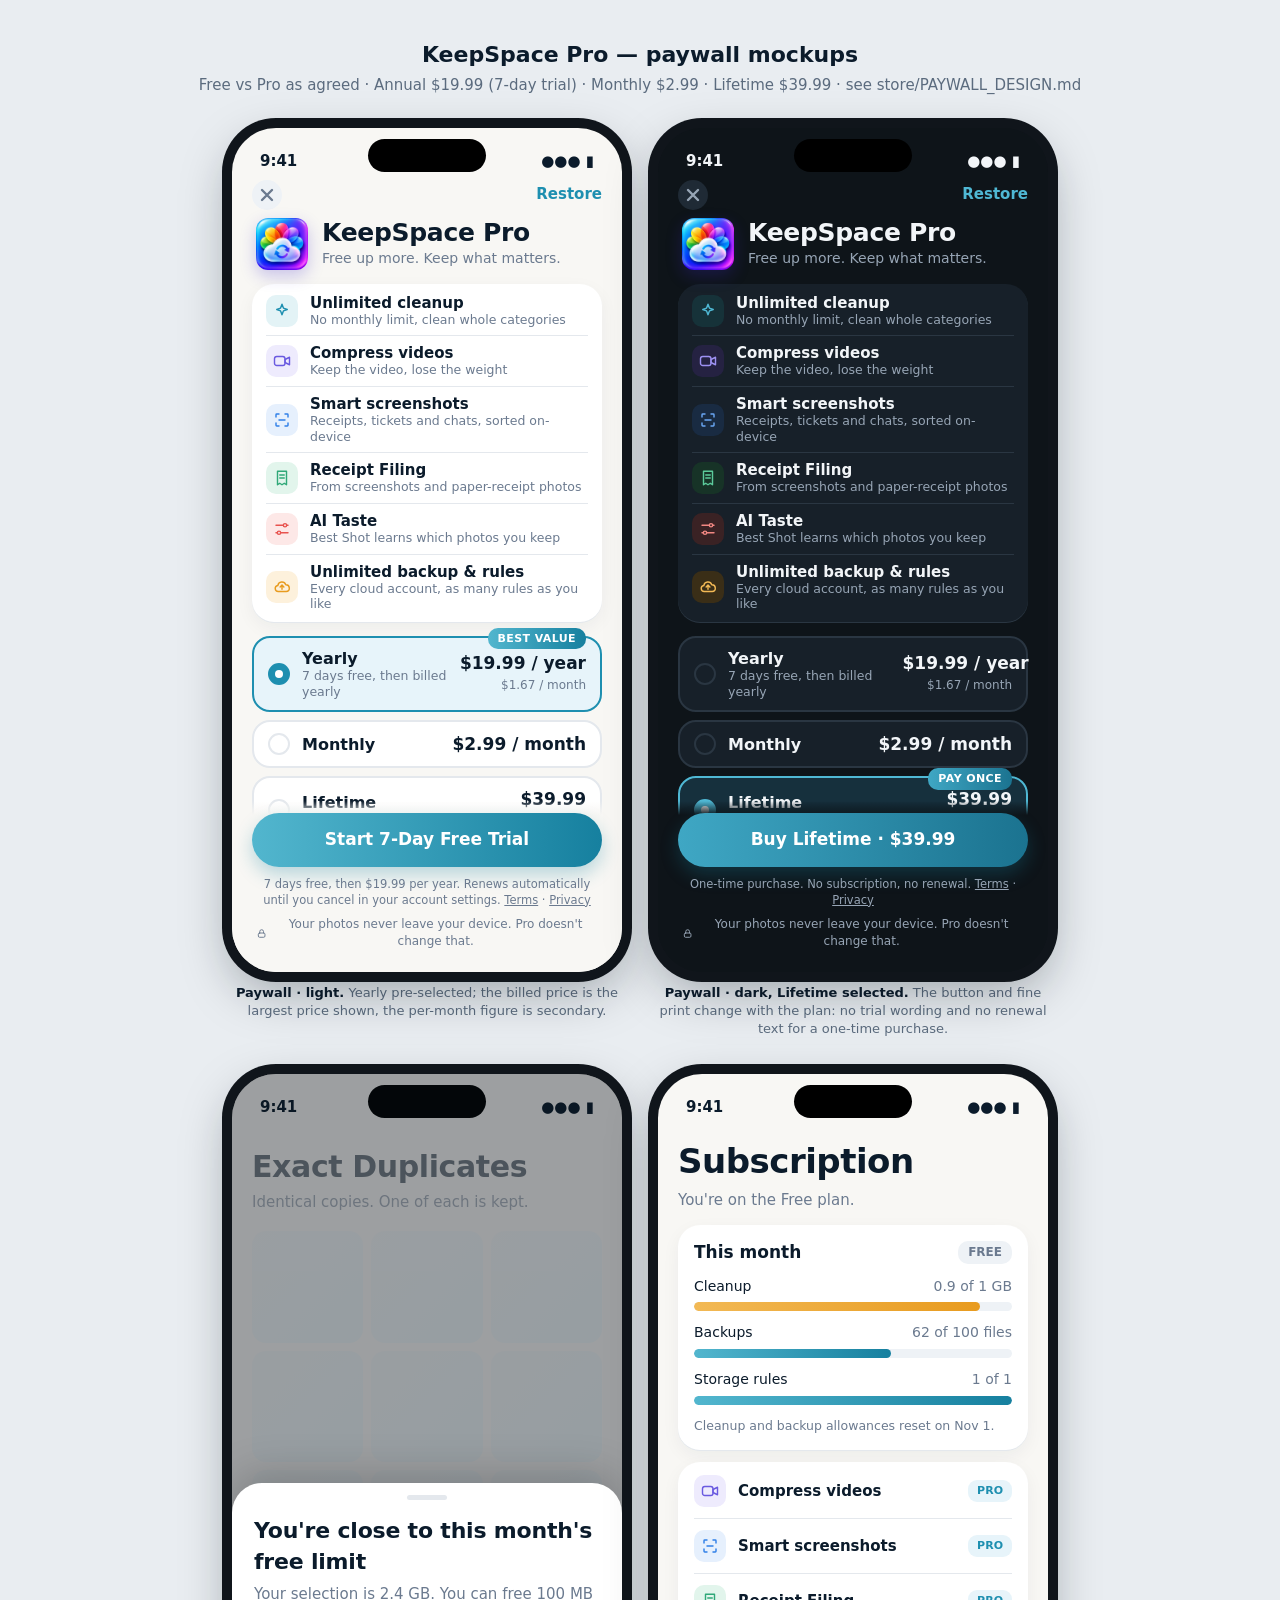
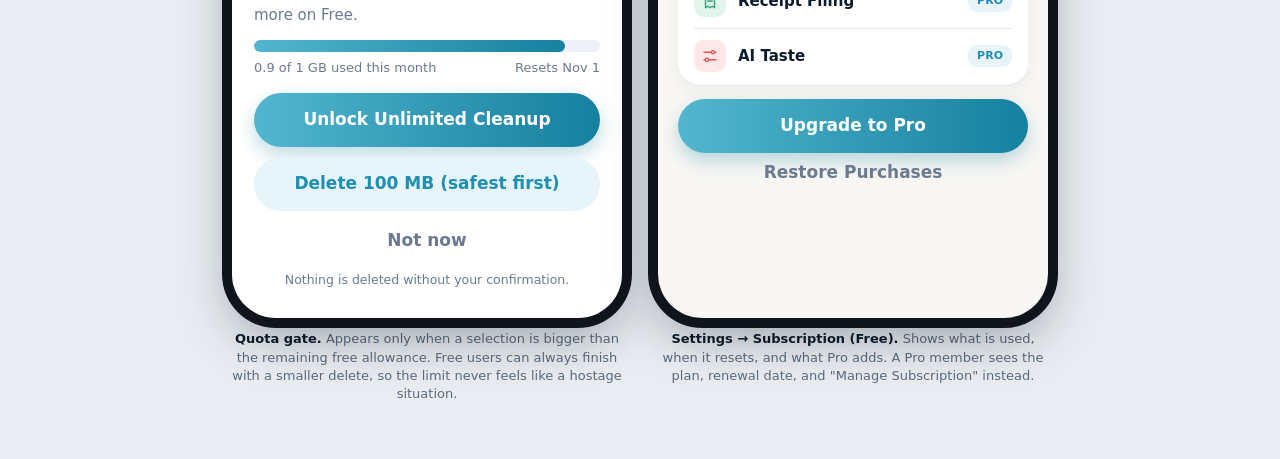
<file: store/paywall/paywall-mockup.html>
<!DOCTYPE html>
<html lang="en">
<head>
<meta charset="utf-8">
<title>KeepSpace Pro — paywall mockups</title>
<meta name="viewport" content="width=device-width, initial-scale=1">
<!-- Static mockups for store/PAYWALL_DESIGN.md. Colours are the app's own tokens (Palette.swift / Color.kt).
     Prices shown are the launch defaults; the real app reads price, currency and trial length from the store. -->
<style>
  :root { color-scheme: light dark; }
  * { box-sizing: border-box; }
  body { margin: 0; padding: 40px 24px 56px; background: #e9edf1; font: 15px/1.4 -apple-system, "SF Pro Text", system-ui, "Segoe UI", Roboto, sans-serif; color: #0B1B2B; }
  h1 { font-size: 22px; margin: 0 0 4px; text-align: center; }
  p.sub { text-align: center; color: #5b6b7e; margin: 0 0 32px; }
  .row { display: flex; flex-wrap: wrap; gap: 36px; justify-content: center; }
  figure { margin: 0; }
  figcaption { text-align: center; margin-top: 12px; font-size: 13px; color: #5b6b7e; max-width: 390px; }
  figcaption b { color: #0B1B2B; }

  /* Light / dark tokens, from the design system */
  .screen { --bg:#F8F7F4; --surface:#FFFFFF; --muted:#EEF2F6; --sep:#E4E8ED; --text:#0B1B2B; --text2:#6B7A8F;
            --accent:#1E8FB0; --g1:#52B6CE; --g2:#16809F; --icy:#E7F4FA;
            --teal-bg:#E3F3F6; --teal:#1E8FB0; --blue-bg:#E6F0FD; --blue:#2F7FE8; --purple-bg:#EEEBFD; --purple:#6A5AE0;
            --coral-bg:#FDE8E7; --coral:#E8534F; --mint-bg:#E2F5EC; --mint:#2FA878; --amber-bg:#FDF1DC; --amber:#E89B1F; }
  .screen.dark { --bg:#0E1419; --surface:#172029; --muted:#1F2A35; --sep:#2A3642; --text:#F2F5F8; --text2:#97A5B5;
            --accent:#4FB8D4; --g1:#3FA7C4; --g2:#1B7390; --icy:#16303D;
            --teal-bg:#163239; --teal:#4FB8D4; --blue-bg:#192B42; --blue:#6BA8F5; --purple-bg:#252242; --purple:#9D91F2;
            --coral-bg:#3A2224; --coral:#F28782; --mint-bg:#173327; --mint:#5CCB9C; --amber-bg:#3A2E17; --amber:#F2B955; }

  .phone { width: 390px; height: 844px; border-radius: 44px; background: var(--bg); color: var(--text); position: relative; overflow: hidden;
           box-shadow: 0 0 0 10px #10151b, 0 18px 50px rgba(10,20,30,.35); }
  .status { height: 50px; display: flex; justify-content: space-between; align-items: flex-end; padding: 0 28px 6px; font-weight: 600; font-size: 15px; }
  .island { position: absolute; top: 11px; left: 50%; width: 118px; height: 33px; margin-left: -59px; background: #000; border-radius: 20px; }

  /* shared bits */
  .tile { width: 36px; height: 36px; border-radius: 11px; display: grid; place-items: center; flex: none; }
  .tile svg { width: 20px; height: 20px; fill: none; stroke: currentColor; stroke-width: 1.9; stroke-linecap: round; stroke-linejoin: round; }
  .t-teal { background: var(--teal-bg); color: var(--teal); } .t-blue { background: var(--blue-bg); color: var(--blue); }
  .t-purple { background: var(--purple-bg); color: var(--purple); } .t-coral { background: var(--coral-bg); color: var(--coral); }
  .t-mint { background: var(--mint-bg); color: var(--mint); } .t-amber { background: var(--amber-bg); color: var(--amber); }
  .card { background: var(--surface); border-radius: 22px; box-shadow: 0 1px 0 var(--sep), 0 6px 18px rgba(20,40,60,.05); }
  .dark .card { box-shadow: 0 1px 0 var(--sep); }
  .btn { height: 54px; border-radius: 27px; display: grid; place-items: center; font-weight: 700; font-size: 17px; }
  .btn.primary { background: linear-gradient(90deg, var(--g1), var(--g2)); color: #fff; box-shadow: 0 8px 18px rgba(22,128,159,.28); }
  .btn.secondary { background: var(--icy); color: var(--accent); }
  .btn.text { color: var(--text2); font-weight: 600; height: 40px; }

  /* ---- Paywall ---- */
  .pw-top { display: flex; justify-content: space-between; align-items: center; padding: 0 20px; height: 34px; }
  .pw-top .x { width: 30px; height: 30px; border-radius: 15px; background: var(--muted); display: grid; place-items: center; color: var(--text2); }
  .pw-top .x svg { width: 14px; height: 14px; stroke: currentColor; stroke-width: 2.4; fill: none; stroke-linecap: round; }
  .pw-top .restore { color: var(--accent); font-weight: 600; font-size: 15px; }
  .hero { display: flex; align-items: center; gap: 14px; padding: 6px 24px 0; }
  .hero img { width: 52px; height: 52px; border-radius: 12px; box-shadow: 0 6px 16px rgba(60,40,200,.25); flex: none; }
  .hero h2 { margin: 0 0 1px; font-size: 25px; letter-spacing: -.3px; line-height: 1.15; }
  .hero p { margin: 0; color: var(--text2); font-size: 14px; }
  .benefits { margin: 14px 20px 0; padding: 2px 14px; }
  .benefit { display: flex; align-items: center; gap: 12px; padding: 8px 0; }
  .pw-footer { position: absolute; left: 0; right: 0; bottom: 0; padding: 12px 0 22px; background: linear-gradient(to bottom, transparent, var(--bg) 14px); }
  .benefit + .benefit { border-top: 1px solid var(--sep); }
  .benefit .tile { width: 32px; height: 32px; border-radius: 10px; } .benefit .tile svg { width: 18px; height: 18px; }
  .benefit b { display: block; font-size: 15px; font-weight: 600; line-height: 1.2; }
  .benefit span { display: block; color: var(--text2); font-size: 12.5px; line-height: 1.25; }
  .plans { margin: 14px 20px 0; display: grid; gap: 8px; }
  .plan { position: relative; border-radius: 18px; background: var(--surface); border: 2px solid var(--sep); padding: 11px 14px; display: flex; align-items: center; gap: 12px; }
  .plan.sel { border-color: var(--accent); background: var(--icy); }
  .radio { width: 22px; height: 22px; border-radius: 11px; border: 2px solid var(--sep); flex: none; display: grid; place-items: center; }
  .sel .radio { border-color: var(--accent); background: var(--accent); }
  .sel .radio::after { content: ""; width: 8px; height: 8px; border-radius: 4px; background: #fff; }
  .plan .name { font-weight: 700; font-size: 16px; line-height: 1.2; }
  .plan .note { color: var(--text2); font-size: 12.5px; line-height: 1.25; }
  .plan .price { margin-left: auto; text-align: right; white-space: nowrap; }
  .plan > div:nth-child(3) { min-width: 0; }
  .plan .price b { display: block; font-size: 17px; line-height: 1.2; }
  .plan .price span { color: var(--text2); font-size: 12px; }
  .badge { position: absolute; top: -10px; right: 14px; background: linear-gradient(90deg, var(--g1), var(--g2)); color: #fff; font-size: 11px; font-weight: 700; letter-spacing: .4px; padding: 3px 10px; border-radius: 10px; }
  .cta { margin: 14px 20px 0; }
  .fine { margin: 10px 28px 0; text-align: center; color: var(--text2); font-size: 11.5px; line-height: 1.35; }
  .fine a { color: var(--text2); text-decoration: underline; }
  .trust { margin: 8px 0 0; padding: 0 24px; text-align: center; color: var(--text2); font-size: 12px; display: flex; gap: 6px; justify-content: center; align-items: center; }
  .trust svg { width: 13px; height: 13px; stroke: currentColor; fill: none; stroke-width: 2; stroke-linecap: round; stroke-linejoin: round; }

  /* ---- Quota gate (bottom sheet over Review) ---- */
  .bg-review { padding: 0 20px; opacity: .55; }
  .bg-review h3 { font-size: 30px; margin: 22px 0 4px; letter-spacing: -.4px; }
  .bg-review .grid { display: grid; grid-template-columns: repeat(3, 1fr); gap: 8px; margin-top: 18px; }
  .bg-review .grid i { aspect-ratio: 1; border-radius: 14px; background: linear-gradient(135deg, var(--muted), var(--icy)); display: block; }
  .scrim { position: absolute; inset: 0; background: rgba(8,16,24,.38); }
  .sheet { position: absolute; left: 0; right: 0; bottom: 0; background: var(--surface); border-radius: 30px 30px 0 0; padding: 12px 22px 30px; box-shadow: 0 -10px 40px rgba(0,0,0,.18); }
  .grab { width: 40px; height: 5px; border-radius: 3px; background: var(--sep); margin: 0 auto 16px; }
  .sheet h4 { margin: 0 0 6px; font-size: 22px; letter-spacing: -.2px; }
  .sheet p { margin: 0 0 14px; color: var(--text2); font-size: 15px; }
  .meter { height: 12px; border-radius: 6px; background: var(--muted); overflow: hidden; }
  .meter i { display: block; height: 100%; border-radius: 6px; background: linear-gradient(90deg, var(--g1), var(--g2)); }
  .meter-l { display: flex; justify-content: space-between; font-size: 13px; color: var(--text2); margin: 7px 0 16px; }
  .sheet .btn + .btn { margin-top: 10px; }
  .sheet .safe { margin-top: 10px; text-align: center; font-size: 12.5px; color: var(--text2); }

  /* ---- Subscription screen (Free) ---- */
  .nav { padding: 0 20px; } .nav h3 { font-size: 34px; margin: 14px 0 4px; letter-spacing: -.5px; }
  .nav p { margin: 0 0 14px; color: var(--text2); }
  .usage { padding: 16px; margin: 0 20px 12px; }
  .usage h5 { margin: 0 0 12px; font-size: 17px; display: flex; justify-content: space-between; align-items: center; }
  .chip { font-size: 12px; font-weight: 700; padding: 3px 10px; border-radius: 10px; background: var(--muted); color: var(--text2); }
  .u { margin-top: 12px; } .u .l { display: flex; justify-content: space-between; font-size: 14px; margin-bottom: 6px; } .u .l span { color: var(--text2); }
  .u .meter { height: 9px; } .u.full .meter i { background: linear-gradient(90deg, #F2B955, #E89B1F); }
  .reset { margin-top: 12px; font-size: 12.5px; color: var(--text2); }
  .list { margin: 0 20px; padding: 2px 16px; }
  .list .benefit { padding: 11px 0; }
  .lock { margin-left: auto; font-size: 11px; font-weight: 700; color: var(--accent); background: var(--icy); padding: 3px 9px; border-radius: 9px; }
  .actions { margin: 14px 20px 0; }
</style>
</head>
<body>
<h1>KeepSpace Pro — paywall mockups</h1>
<p class="sub">Free vs Pro as agreed · Annual $19.99 (7-day trial) · Monthly $2.99 · Lifetime $39.99 · see store/PAYWALL_DESIGN.md</p>

<svg width="0" height="0" style="position:absolute">
  <defs>
    <symbol id="i-spark" viewBox="0 0 24 24"><path d="M12 3l1.9 5.1L19 10l-5.1 1.9L12 17l-1.9-5.1L5 10l5.1-1.9z"/></symbol>
    <symbol id="i-video" viewBox="0 0 24 24"><rect x="2" y="6" width="14" height="12" rx="3"/><path d="M16 10l6-3v10l-6-3z"/></symbol>
    <symbol id="i-viewfinder" viewBox="0 0 24 24"><path d="M4 8V5a1 1 0 0 1 1-1h3M16 4h3a1 1 0 0 1 1 1v3M20 16v3a1 1 0 0 1-1 1h-3M8 20H5a1 1 0 0 1-1-1v-3"/><path d="M8 12h8"/></symbol>
    <symbol id="i-receipt" viewBox="0 0 24 24"><path d="M6 3h12v18l-3-2-3 2-3-2-3 2z"/><path d="M9 8h6M9 12h6"/></symbol>
    <symbol id="i-sliders" viewBox="0 0 24 24"><path d="M4 7h9M19 7h1M4 17h1M11 17h9"/><circle cx="16" cy="7" r="2.2"/><circle cx="8" cy="17" r="2.2"/></symbol>
    <symbol id="i-cloud" viewBox="0 0 24 24"><path d="M7 18a4 4 0 0 1-.6-7.96A5.5 5.5 0 0 1 17 9a4.5 4.5 0 0 1 .5 9z"/><path d="M12 15v-5M9.5 12L12 9.5 14.5 12"/></symbol>
    <symbol id="i-lock" viewBox="0 0 24 24"><rect x="5" y="11" width="14" height="9" rx="2.5"/><path d="M8 11V8a4 4 0 0 1 8 0v3"/></symbol>
  </defs>
</svg>

<div class="row">

  <!-- 1. Paywall, light -->
  <figure>
    <div class="screen"><div class="phone">
      <div class="island"></div><div class="status"><span>9:41</span><span>●●● ▮</span></div>
      <div class="pw-top"><div class="x"><svg viewBox="0 0 14 14"><path d="M2 2l10 10M12 2L2 12"/></svg></div><div class="restore">Restore</div></div>
      <div class="hero">
        <img src="../../ios/SmartStorage/Resources/Assets.xcassets/AppIcon.appiconset/Icon-App-1024x1024@1x.png" alt="">
        <div><h2>KeepSpace Pro</h2>
        <p>Free up more. Keep what matters.</p></div>
      </div>
      <div class="card benefits">
        <div class="benefit"><div class="tile t-teal"><svg><use href="#i-spark"/></svg></div><div><b>Unlimited cleanup</b><span>No monthly limit, clean whole categories</span></div></div>
        <div class="benefit"><div class="tile t-purple"><svg><use href="#i-video"/></svg></div><div><b>Compress videos</b><span>Keep the video, lose the weight</span></div></div>
        <div class="benefit"><div class="tile t-blue"><svg><use href="#i-viewfinder"/></svg></div><div><b>Smart screenshots</b><span>Receipts, tickets and chats, sorted on-device</span></div></div>
        <div class="benefit"><div class="tile t-mint"><svg><use href="#i-receipt"/></svg></div><div><b>Receipt Filing</b><span>From screenshots and paper-receipt photos</span></div></div>
        <div class="benefit"><div class="tile t-coral"><svg><use href="#i-sliders"/></svg></div><div><b>AI Taste</b><span>Best Shot learns which photos you keep</span></div></div>
        <div class="benefit"><div class="tile t-amber"><svg><use href="#i-cloud"/></svg></div><div><b>Unlimited backup &amp; rules</b><span>Every cloud account, as many rules as you like</span></div></div>
      </div>
      <div class="plans">
        <div class="plan sel"><div class="badge">BEST VALUE</div><div class="radio"></div>
          <div><div class="name">Yearly</div><div class="note">7 days free, then billed yearly</div></div>
          <div class="price"><b>$19.99 / year</b><span>$1.67 / month</span></div></div>
        <div class="plan"><div class="radio"></div><div><div class="name">Monthly</div></div><div class="price"><b>$2.99 / month</b></div></div>
        <div class="plan"><div class="radio"></div><div><div class="name">Lifetime</div><div class="note">Pay once, keep Pro</div></div><div class="price"><b>$39.99</b><span>one time</span></div></div>
      </div>
      <div class="pw-footer">
      <div class="cta" style="margin-top:0"><div class="btn primary">Start 7-Day Free Trial</div></div>
      <div class="fine">7 days free, then $19.99 per year. Renews automatically until you cancel in your account settings. <a>Terms</a> · <a>Privacy</a></div>
      <div class="trust"><svg viewBox="0 0 24 24"><use href="#i-lock"/></svg>Your photos never leave your device. Pro doesn't change that.</div>
      </div>
    </div></div>
    <figcaption><b>Paywall · light.</b> Yearly pre-selected; the billed price is the largest price shown, the per-month figure is secondary.</figcaption>
  </figure>

  <!-- 2. Paywall, dark -->
  <figure>
    <div class="screen dark"><div class="phone">
      <div class="island"></div><div class="status"><span>9:41</span><span>●●● ▮</span></div>
      <div class="pw-top"><div class="x"><svg viewBox="0 0 14 14"><path d="M2 2l10 10M12 2L2 12"/></svg></div><div class="restore">Restore</div></div>
      <div class="hero">
        <img src="../../ios/SmartStorage/Resources/Assets.xcassets/AppIcon.appiconset/Icon-App-1024x1024@1x.png" alt="">
        <div><h2>KeepSpace Pro</h2>
        <p>Free up more. Keep what matters.</p></div>
      </div>
      <div class="card benefits">
        <div class="benefit"><div class="tile t-teal"><svg><use href="#i-spark"/></svg></div><div><b>Unlimited cleanup</b><span>No monthly limit, clean whole categories</span></div></div>
        <div class="benefit"><div class="tile t-purple"><svg><use href="#i-video"/></svg></div><div><b>Compress videos</b><span>Keep the video, lose the weight</span></div></div>
        <div class="benefit"><div class="tile t-blue"><svg><use href="#i-viewfinder"/></svg></div><div><b>Smart screenshots</b><span>Receipts, tickets and chats, sorted on-device</span></div></div>
        <div class="benefit"><div class="tile t-mint"><svg><use href="#i-receipt"/></svg></div><div><b>Receipt Filing</b><span>From screenshots and paper-receipt photos</span></div></div>
        <div class="benefit"><div class="tile t-coral"><svg><use href="#i-sliders"/></svg></div><div><b>AI Taste</b><span>Best Shot learns which photos you keep</span></div></div>
        <div class="benefit"><div class="tile t-amber"><svg><use href="#i-cloud"/></svg></div><div><b>Unlimited backup &amp; rules</b><span>Every cloud account, as many rules as you like</span></div></div>
      </div>
      <div class="plans">
        <div class="plan"><div class="radio"></div><div><div class="name">Yearly</div><div class="note">7 days free, then billed yearly</div></div><div class="price"><b>$19.99 / year</b><span>$1.67 / month</span></div></div>
        <div class="plan"><div class="radio"></div><div><div class="name">Monthly</div></div><div class="price"><b>$2.99 / month</b></div></div>
        <div class="plan sel"><div class="badge">PAY ONCE</div><div class="radio"></div><div><div class="name">Lifetime</div><div class="note">Pay once, keep Pro</div></div><div class="price"><b>$39.99</b><span>one time</span></div></div>
      </div>
      <div class="pw-footer">
      <div class="cta" style="margin-top:0"><div class="btn primary">Buy Lifetime · $39.99</div></div>
      <div class="fine">One-time purchase. No subscription, no renewal. <a>Terms</a> · <a>Privacy</a></div>
      <div class="trust"><svg viewBox="0 0 24 24"><use href="#i-lock"/></svg>Your photos never leave your device. Pro doesn't change that.</div>
      </div>
    </div></div>
    <figcaption><b>Paywall · dark, Lifetime selected.</b> The button and fine print change with the plan: no trial wording and no renewal text for a one-time purchase.</figcaption>
  </figure>

  <!-- 3. Quota gate sheet -->
  <figure>
    <div class="screen"><div class="phone">
      <div class="island"></div><div class="status"><span>9:41</span><span>●●● ▮</span></div>
      <div class="bg-review"><h3>Exact Duplicates</h3><div style="color:var(--text2)">Identical copies. One of each is kept.</div>
        <div class="grid"><i></i><i></i><i></i><i></i><i></i><i></i><i></i><i></i><i></i></div></div>
      <div class="scrim"></div>
      <div class="sheet">
        <div class="grab"></div>
        <h4>You're close to this month's free limit</h4>
        <p>Your selection is 2.4 GB. You can free 100 MB more on Free.</p>
        <div class="meter"><i style="width:90%"></i></div>
        <div class="meter-l"><span>0.9 of 1 GB used this month</span><span>Resets Nov 1</span></div>
        <div class="btn primary">Unlock Unlimited Cleanup</div>
        <div class="btn secondary">Delete 100 MB (safest first)</div>
        <div class="btn text">Not now</div>
        <div class="safe">Nothing is deleted without your confirmation.</div>
      </div>
    </div></div>
    <figcaption><b>Quota gate.</b> Appears only when a selection is bigger than the remaining free allowance. Free users can always finish with a smaller delete, so the limit never feels like a hostage situation.</figcaption>
  </figure>

  <!-- 4. Subscription (Settings), Free -->
  <figure>
    <div class="screen"><div class="phone">
      <div class="island"></div><div class="status"><span>9:41</span><span>●●● ▮</span></div>
      <div class="nav"><h3>Subscription</h3><p>You're on the Free plan.</p></div>
      <div class="card usage">
        <h5>This month <span class="chip">FREE</span></h5>
        <div class="u full"><div class="l">Cleanup<span>0.9 of 1 GB</span></div><div class="meter"><i style="width:90%"></i></div></div>
        <div class="u"><div class="l">Backups<span>62 of 100 files</span></div><div class="meter"><i style="width:62%"></i></div></div>
        <div class="u"><div class="l">Storage rules<span>1 of 1</span></div><div class="meter"><i style="width:100%"></i></div></div>
        <div class="reset">Cleanup and backup allowances reset on Nov 1.</div>
      </div>
      <div class="card list">
        <div class="benefit"><div class="tile t-purple"><svg><use href="#i-video"/></svg></div><div><b>Compress videos</b></div><div class="lock">PRO</div></div>
        <div class="benefit"><div class="tile t-blue"><svg><use href="#i-viewfinder"/></svg></div><div><b>Smart screenshots</b></div><div class="lock">PRO</div></div>
        <div class="benefit"><div class="tile t-mint"><svg><use href="#i-receipt"/></svg></div><div><b>Receipt Filing</b></div><div class="lock">PRO</div></div>
        <div class="benefit"><div class="tile t-coral"><svg><use href="#i-sliders"/></svg></div><div><b>AI Taste</b></div><div class="lock">PRO</div></div>
      </div>
      <div class="actions"><div class="btn primary">Upgrade to Pro</div><div class="btn text">Restore Purchases</div></div>
    </div></div>
    <figcaption><b>Settings → Subscription (Free).</b> Shows what is used, when it resets, and what Pro adds. A Pro member sees the plan, renewal date, and "Manage Subscription" instead.</figcaption>
  </figure>

</div>
</body>
</html>
</file>
